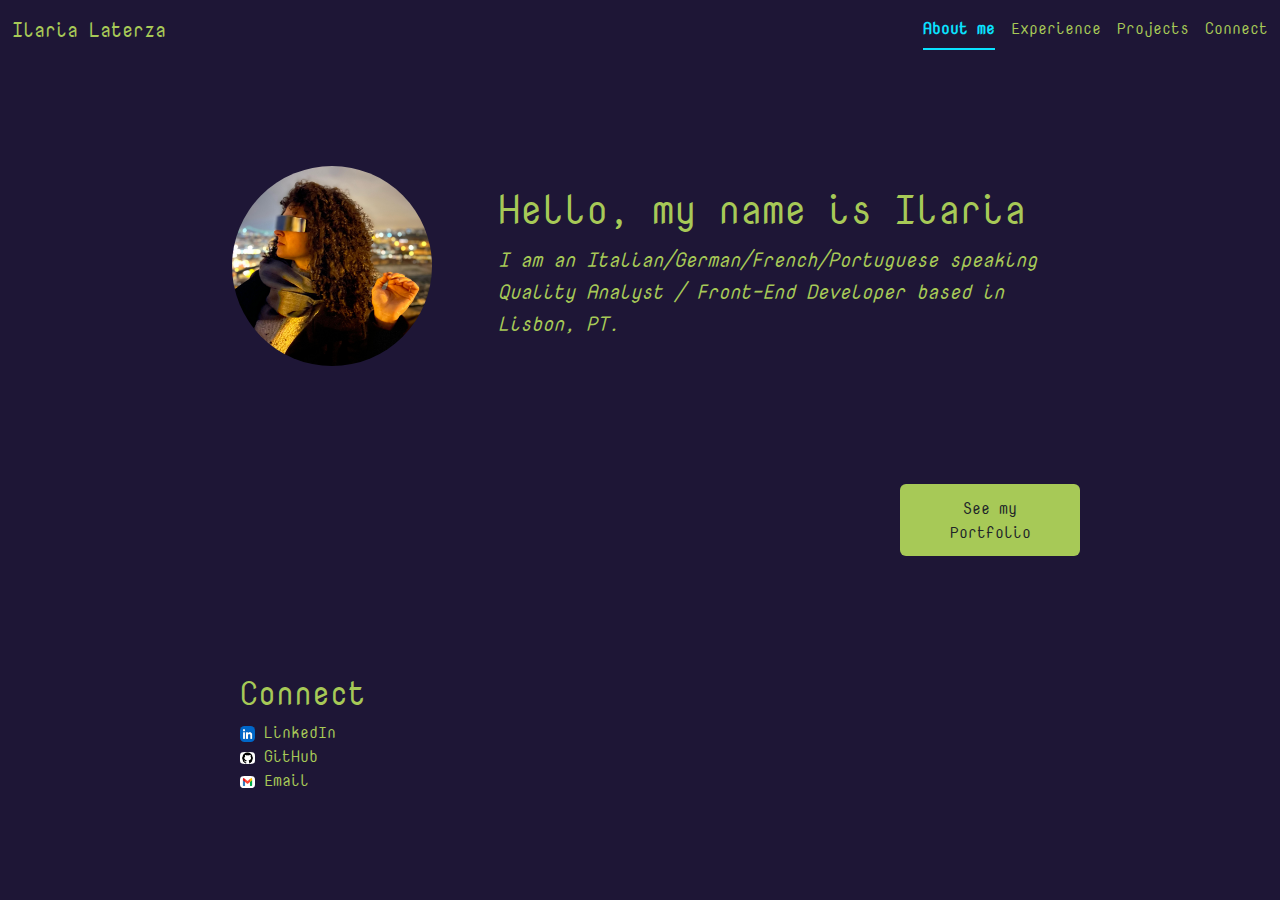
<file: index.html>
<!DOCTYPE html>
<html lang="en">
  <head>
    <meta charset="UTF-8" />
    <meta
      name="description"
      content="Ilaria Laterza is a Front-End Developer based in Lisbon, Portugal"
    />
    <link
      href="https://cdn.jsdelivr.net/npm/bootstrap@5.3.3/dist/css/bootstrap.min.css"
      rel="stylesheet"
      integrity="sha384-QWTKZyjpPEjISv5WaRU9OFeRpok6YctnYmDr5pNlyT2bRjXh0JMhjY6hW+ALEwIH"
      crossorigin="anonymous"
    />
    <link rel="preconnect" href="https://fonts.googleapis.com" />
    <link rel="preconnect" href="https://fonts.gstatic.com" crossorigin />
    <link
      href="https://fonts.googleapis.com/css2?family=Nova+Mono&display=swap"
      rel="stylesheet"
    />
    <link rel="stylesheet" href="/style.css" />
    <title>Ilaria Laterza | Front-End Developer</title>
  </head>
  <body>
    <!--NavBar-->
    <header>
      <nav class="navbar navbar-expand-lg">
        <div class="container-fluid">
          <a class="navbar-brand" href="#">Ilaria Laterza</a>
          <button
            class="navbar-toggler"
            type="button"
            data-bs-toggle="collapse"
            data-bs-target="#navbarNavDropdown"
            aria-controls="navbarNavDropdown"
            aria-expanded="false"
            aria-label="Toggle navigation"
          >
            <span class="navbar-toggler-icon"></span>
          </button>
          <div class="collapse navbar-collapse" id="navbarNavDropdown">
            <ul class="nav nav-underline ms-auto">
              <!-- MS-AUTO: Elementi del dropdown allineati a dx-->
              <li class="nav-item">
                <a
                  class="nav-link active"
                  aria-current="page"
                  href="/index.html"
                  >About me</a
                >
              </li>
              <li class="nav-item">
                <a class="nav-link" href="/experience.html">Experience</a>
              </li>
              <li class="nav-item">
                <a class="nav-link" href="/projects.html">Projects</a>
              </li>
              <li class="nav-item">
                <a class="nav-link" href="/index.html#contact">Connect</a>
              </li>
            </ul>
          </div>
        </div>
      </nav>

      <!--BIO SECTION-->
      <section id="bio" class="py-5">
        <div class="container-bio">
          <div class="row justify-content-between align-items-center">
            <div class="col-md-4 d-flex justify-content-center">
              <img
                src="/images/Ilaria_Laterza.jpg"
                class="image-bio"
                title="Ilaria Laterza"
              />
            </div>
            <div class="col-md-8 mx-auto">
              <h1>Hello, my name is Ilaria</h1>
              <h2>
                I am an Italian/German/French/Portuguese speaking Quality
                Analyst / Front-End Developer based in Lisbon, PT.
              </h2>
            </div>
          </div>
        </div>
      </section>

      <button type="button" class="btn btn-outline" id="portfolioButton">
        See my Portfolio
      </button>

      <!--CONTACT SECTION-->
      <footer class="contact mx-auto py-5" id="contact">
        <h2 class="uppercase text-sm mb-12 font-bold text-accent">Connect</h2>
        <ul class="grid gap-4">
          <li>
            <img
              src="/images/linkedin_logo.jpg"
              class="logo"
              title="Linkedin"
            />
            <a
              href="https://www.linkedin.com/in/ilaria-laterza-bb2a74166/"
              target="_blank"
              >LinkedIn</a
            >
          </li>
          <li>
            <img src="/images/github_logo.jpg" class="logo" title="GitHub" />
            <a href="https://github.com/ilaria-mak" target="_blank">GitHub</a>
          </li>
          <li>
            <img src="/images/gmail_logo.jpg" class="logo" title="Gmail" />
            <a
              href="mailto:ilaria.laterza@gmail.com?subject=Email from your website"
              target="_blank"
              >Email</a
            >
          </li>
        </ul>
      </footer>
    </header>
    <script src="https://code.jquery.com/jquery-3.5.1.slim.min.js"></script>
    <script
      src="https://cdn.jsdelivr.net/npm/bootstrap@5.3.3/dist/js/bootstrap.bundle.min.js"
      integrity="sha384-YvpcrYf0tY3lHB60NNkmXc5s9fDVZLESaAA55NDzOxhy9GkcIdslK1eN7N6jIeHz"
      crossorigin="anonymous"
    ></script>
    <script src="https://stackpath.bootstrapcdn.com/bootstrap/4.5.2/js/bootstrap.min.js"></script>
    <script>
      document
        .getElementById("portfolioButton")
        .addEventListener("click", function () {
          window.location.href = "/projects.html";
        });
    </script>
  </body>
</html>
</file>
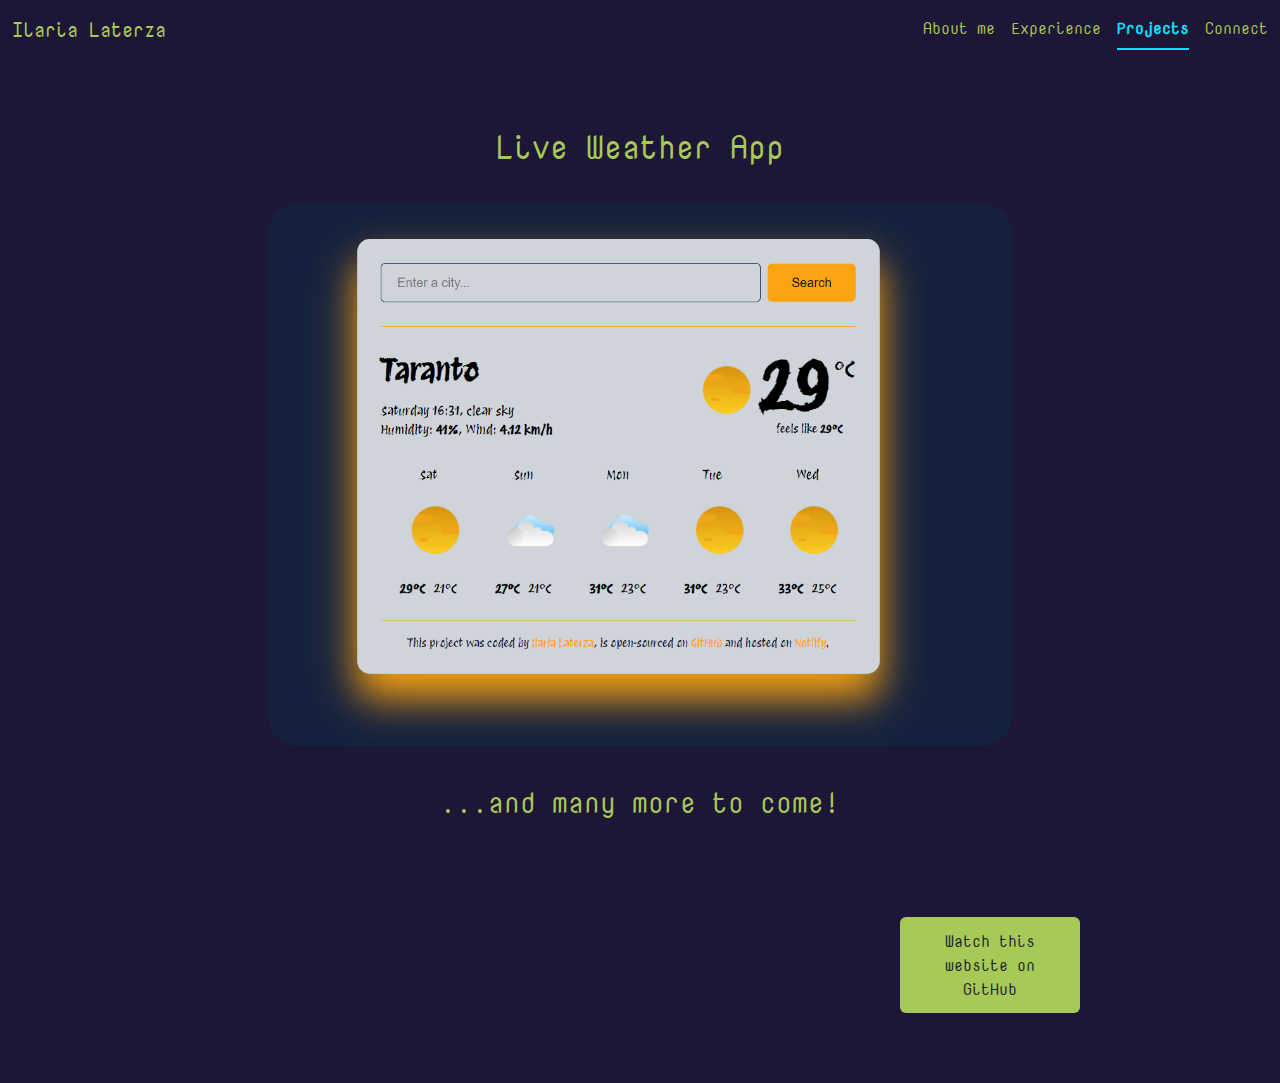
<file: projects.html>
<!DOCTYPE html>
<html lang="en">
<head>
    <meta charset="UTF-8">
    <meta
      name="description"
      content="Ilaria Laterza is a Front-End Developer based in Lisbon, Portugal"
    />
    <link
      href="https://cdn.jsdelivr.net/npm/bootstrap@5.3.3/dist/css/bootstrap.min.css"
      rel="stylesheet"
      integrity="sha384-QWTKZyjpPEjISv5WaRU9OFeRpok6YctnYmDr5pNlyT2bRjXh0JMhjY6hW+ALEwIH"
      crossorigin="anonymous"
    />
    <link rel="preconnect" href="https://fonts.googleapis.com" />
    <link rel="preconnect" href="https://fonts.gstatic.com" crossorigin />
    <link
      href="https://fonts.googleapis.com/css2?family=Nova+Mono&display=swap"
      rel="stylesheet"
    />
    <link rel="stylesheet" href="/style.css" />
    <title>Ilaria Laterza | Front-End Developer</title>
</head>
<body>
    <!--NavBar-->
    <header>
      <nav class="navbar navbar-expand-lg">
        <div class="container-fluid">
          <a class="navbar-brand" href="#">Ilaria Laterza</a>
          <button
            class="navbar-toggler"
            type="button"
            data-bs-toggle="collapse"
            data-bs-target="#navbarNavDropdown"
            aria-controls="navbarNavDropdown"
            aria-expanded="false"
            aria-label="Toggle navigation"
          >
            <span class="navbar-toggler-icon"></span>
          </button>
          <div class="collapse navbar-collapse" id="navbarNavDropdown">
            <ul class="nav nav-underline ms-auto"> <!-- MS-AUTO: Elementi del dropdown allineati a dx-->
              <li class="nav-item">
                <a class="nav-link" aria-current="page" href="/index.html"
                  >About me</a
                >
              </li>
              <li class="nav-item">
                <a class="nav-link" href="/experience.html">Experience</a>
              </li>
              <li class="nav-item">
                <a class="nav-link active" href="/projects.html">Projects</a>
              </li>
              <li class="nav-item">
                <a class="nav-link" href="/index.html#contact">Connect</a>
              </li>
            </ul>
          </div>
        </div>
      </nav>

    <!--WEATHER APP-->
    <div class="container-proj">
    <h2><a href="https://celadon-biscotti-e80961.netlify.app/" target="blank" title="Weather App on Netlify">Live Weather App</a></h2>
    <img src="/images/weather-app.png" class="weather-app-img" title="Weather App Preview"/>
    <h3>...and many more to come!</h3>  
  </div>

  <button type="button" class="btn btn-outline" id="portfolioButton">
        Watch this website on GitHub
      </button>

    <script src="https://code.jquery.com/jquery-3.5.1.slim.min.js"></script>
      <script
      src="https://cdn.jsdelivr.net/npm/bootstrap@5.3.3/dist/js/bootstrap.bundle.min.js"
      integrity="sha384-YvpcrYf0tY3lHB60NNkmXc5s9fDVZLESaAA55NDzOxhy9GkcIdslK1eN7N6jIeHz"
      crossorigin="anonymous"
    ></script>
      <script src="https://stackpath.bootstrapcdn.com/bootstrap/4.5.2/js/bootstrap.min.js"></script>
    <script>
     document.getElementById("portfolioButton").addEventListener("click", function () {
    window.open("https://github.com/ilaria-mak/Portfolio", "_blank");
  });
</script>
</body>
</html>
</file>
<file: style.css>
:root {
  --primary-color: #1e1636;
  --text-color: #a7c957;
  --hover-color: #0ae2ff;
}

body {
  background-color: var(--primary-color);
  font-family: "Nova Mono", monospace;
  font-weight: 400;
  font-style: normal;
  color: var(--text-color);
}

.collapse {
  /*Elementi del dropdown allineati a dx*/
  display: flex;
  justify-content: flex-end;
}

.navbar .navbar-brand {
  color: var(--navbar-color);
}

.nav-link {
  color: var(--text-color);
}

.nav-link.active {
  color: var(--hover-color) !important;
}

.nav-link:hover {
  color: var(--hover-color);
}

#bio {
  display: flex;
  justify-content: center; /* Horizontally center */
  align-items: center; /* Vertically center */
  width: 100%;
  padding: 50px 0;
}

.container-bio {
  /*display: flex;
  flex-direction: column;
  align-items: center;*/
  margin-top: 60px;
  width: 900px;
}

.container-bio h2 {
  font-size: 20px;
  font-style: italic;
  line-height: 32px;
  margin-top: 10px;
}

.image-bio {
  width: 200px;
  height: 200px;
  border-radius: 50%;
  object-fit: cover;
}

footer {
  width: 800px;
  padding-top: 0px !important;
}

footer li {
  list-style: none;
  padding: 0px;
}

a {
  text-decoration: none;
  color: var(--text-color);
}

a:hover {
  color: var(--hover-color);
}

.grid {
  padding: 0px;
}

button {
  background-color: var(--text-color) !important;
  margin: 70px 200px 70px 900px;
  border: 0px !important;
  padding: 12px 20px !important;
}

button:hover {
  color: var(--text-color) !important;
  background-color: var(--primary-color) !important;
}

.logo {
  width: 15px;
  border-radius: 30%;
}

#experience {
  width: 1200px;
  height: auto;
  margin: 80px 100px;
  padding: 40px 80px;
}

.image-container {
  display: flex;
  justify-content: center;
  align-items: center;
}

.image-experience {
  width: 100%;
  height: auto;
  border-radius: 5%;
  object-fit: cover;
}

.container-proj {
  display: flex;
  flex-direction: column;
  align-items: center;
  text-align: center;
  margin-top: 50px;
  padding: 20px;
}

.weather-app-img {
  width: 60%;
  height: auto;
  object-fit: cover;
  border-radius: 30px;
  margin-top: 30px;
  margin-bottom: 40px;
}
</file>
